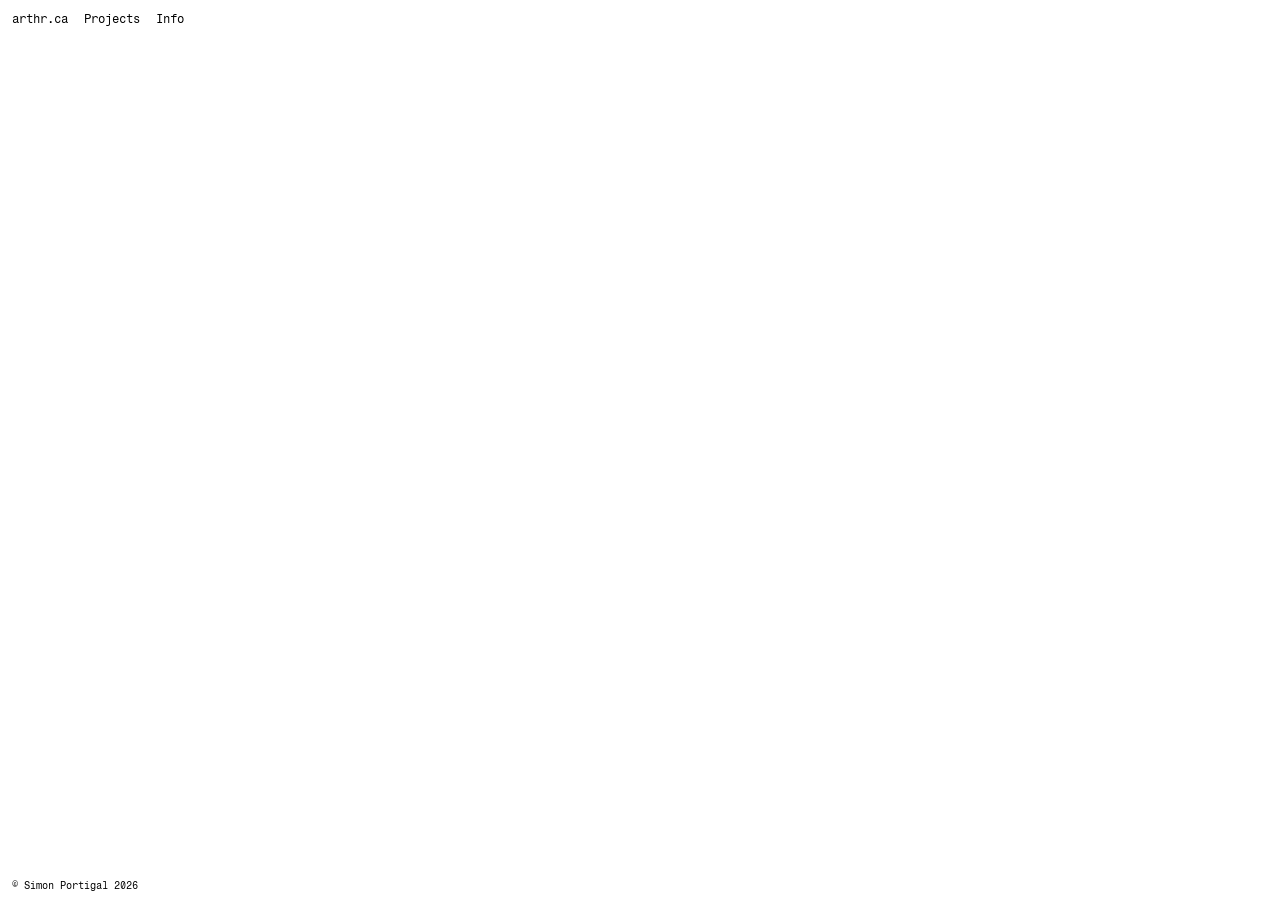
<file: index.html>
<!DOCTYPE html>
<html lang="en">
<head>
    <meta charset="UTF-8">
    <meta name="viewport" content="width=device-width, initial-scale=1.0">
    <title>arthr.ca</title>
    <meta name="description" content="(Arthur) Simon Portigal — web and graphic designer based in Montréal.">
    <link rel="preconnect" href="https://fonts.googleapis.com">
    <link rel="preconnect" href="https://fonts.gstatic.com" crossorigin>
    <link href="https://fonts.googleapis.com/css2?family=Fragment+Mono&display=swap" rel="stylesheet">
    <link rel="stylesheet" href="index.css?v=3">
</head>
<body>

    <div class="navbar">
        <a class="home" href="index.html">arthr.ca</a>
        <a href="projects.html">Projects</a>
        <a href="info.html">Info</a>
    </div>

    <p class="copyright">© Simon Portigal 2026</p>

</body>
</html>
</file>
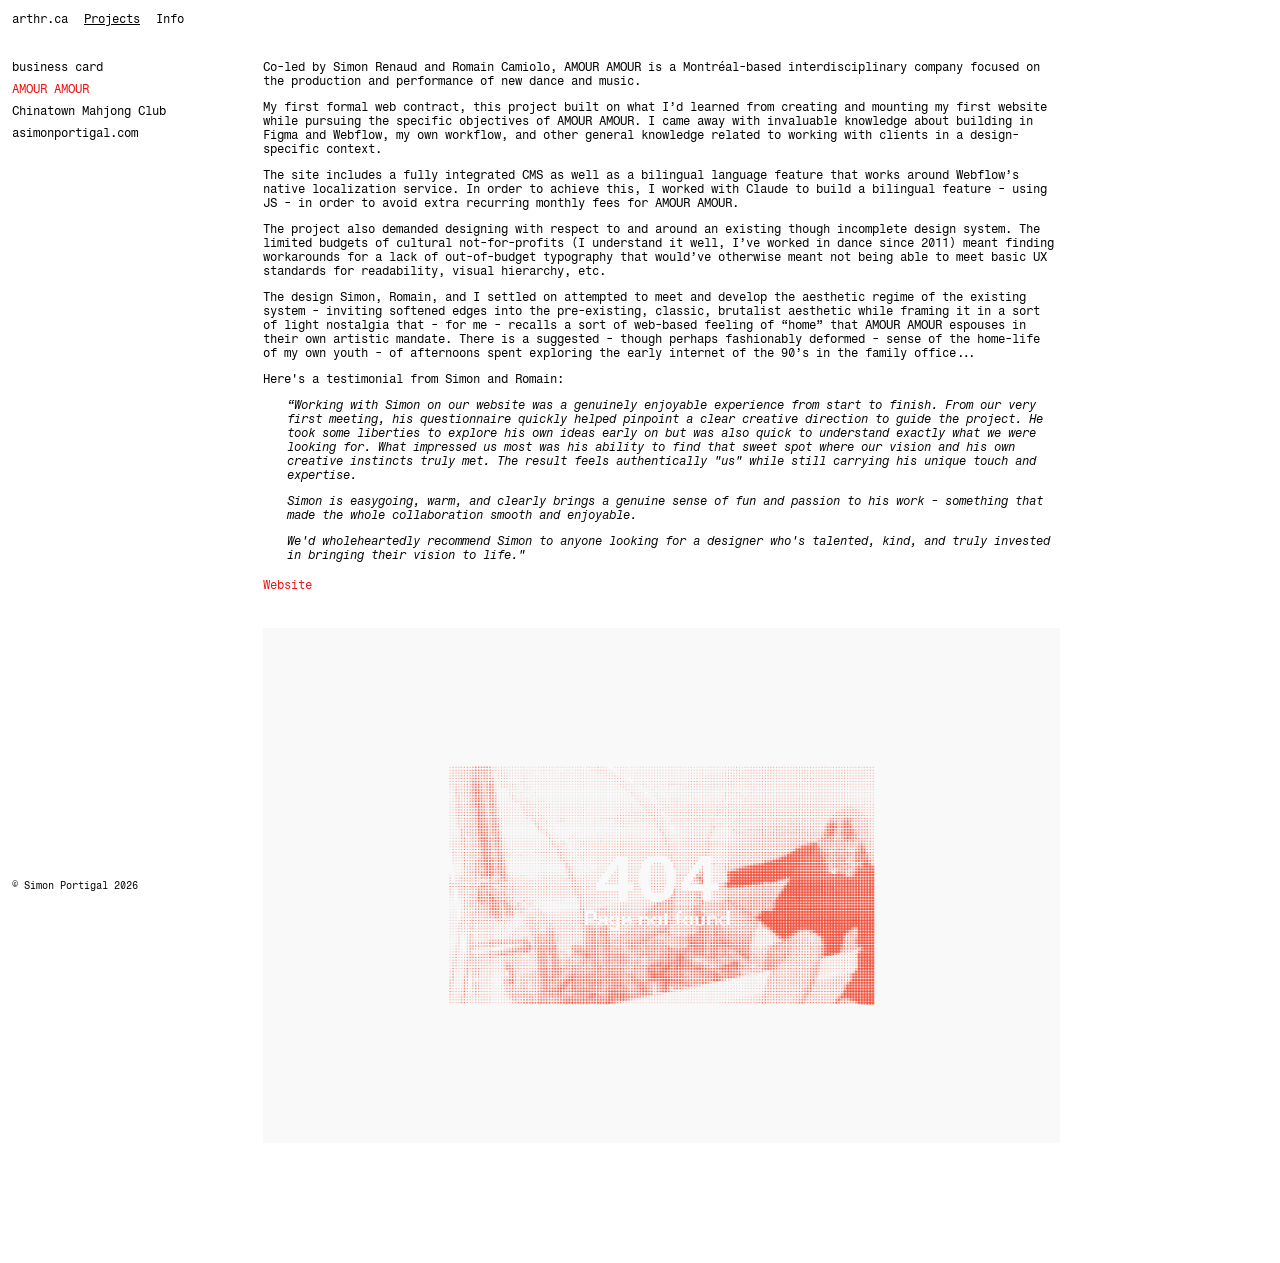
<file: amouramour.html>
<!DOCTYPE html>
<html lang="en">
<head>
    <meta charset="UTF-8">
    <meta name="viewport" content="width=device-width, initial-scale=1.0">
    <title>AMOUR AMOUR — arthr.ca</title>
    <meta name="description" content="Website design for AMOUR AMOUR, a Montréal-based interdisciplinary company focused on the production and performance of new dance and music.">
    <link rel="preconnect" href="https://fonts.googleapis.com">
    <link rel="preconnect" href="https://fonts.gstatic.com" crossorigin>
    <link href="https://fonts.googleapis.com/css2?family=Fragment+Mono&display=swap" rel="stylesheet">
    <link rel="stylesheet" href="index.css?v=3">
</head>
<body>

    <div class="navbar">
        <a class="home" href="index.html">arthr.ca</a>
        <a class="current" href="projects.html">Projects</a>
        <a href="info.html">Info</a>
    </div>

    <div class="project-list">
        <a href="businesscard.html">business card</a>
        <a class="current" href="amouramour.html">AMOUR AMOUR</a>
        <a href="mahjong.html">Chinatown Mahjong Club</a>
        <a href="choreo.html">asimonportigal.com</a>
    </div>

    <main>
        <div class="project-text">
            <div class="body-text">
                <p>Co-led by Simon Renaud and Romain Camiolo, AMOUR AMOUR is a Montréal-based interdisciplinary company focused on the production and performance of new dance and music.</p>
                <p>My first formal web contract, this project built on what I’d learned from creating and mounting my first website while pursuing the specific objectives of AMOUR AMOUR. I came away with invaluable knowledge about building in Figma and Webflow, my own workflow, and other general knowledge related to working with clients in a design-specific context.</p>
                <p>The site includes a fully integrated CMS as well as a bilingual language feature that works around Webflow’s native localization service. In order to achieve this, I worked with Claude to build a bilingual feature - using JS - in order to avoid extra recurring monthly fees for AMOUR AMOUR.</p>
                <p>The project also demanded designing with respect to and around an existing though incomplete design system. The limited budgets of cultural not-for-profits (I understand it well, I’ve worked in dance since 2011) meant finding workarounds for a lack of out-of-budget typography that would’ve otherwise meant not being able to meet basic UX standards for readability, visual hierarchy, etc.</p>
                <p>The design Simon, Romain, and I settled on attempted to meet and develop the aesthetic regime of the existing system - inviting softened edges into the pre-existing, classic, brutalist aesthetic while framing it in a sort of light nostalgia that - for me - recalls a sort of web-based feeling of “home” that AMOUR AMOUR espouses in their own artistic mandate. There is a suggested - though perhaps fashionably deformed - sense of the home-life of my own youth - of afternoons spent exploring the early internet of the 90’s in the family office...</p>
                <p>Here's a testimonial from Simon and Romain:</p>
                <p class="testimonial">“Working with Simon on our website was a genuinely enjoyable experience from start to finish. From our very first meeting, his questionnaire quickly helped pinpoint a clear creative direction to guide the project. He took some liberties to explore his own ideas early on but was also quick to understand exactly what we were looking for. What impressed us most was his ability to find that sweet spot where our vision and his own creative instincts truly met. The result feels authentically "us" while still carrying his unique touch and expertise.</p>
                <p class="testimonial">Simon is easygoing, warm, and clearly brings a genuine sense of fun and passion to his work - something that made the whole collaboration smooth and enjoyable.</p>
                <p class="testimonial">We'd wholeheartedly recommend Simon to anyone looking for a designer who's talented, kind, and truly invested in bringing their vision to life."</p>
            </div>
            <a class="external" href="https://www.amouramour.ca/" target="_blank" rel="noopener">Website</a>
        </div>

        <img class="site-screenshot" src="Images/MacBook Pro 16_ - 1.png" alt="The AMOUR AMOUR website shown on a laptop">
    </main>

    <p class="copyright">© Simon Portigal 2026</p>

</body>
</html>
</file>
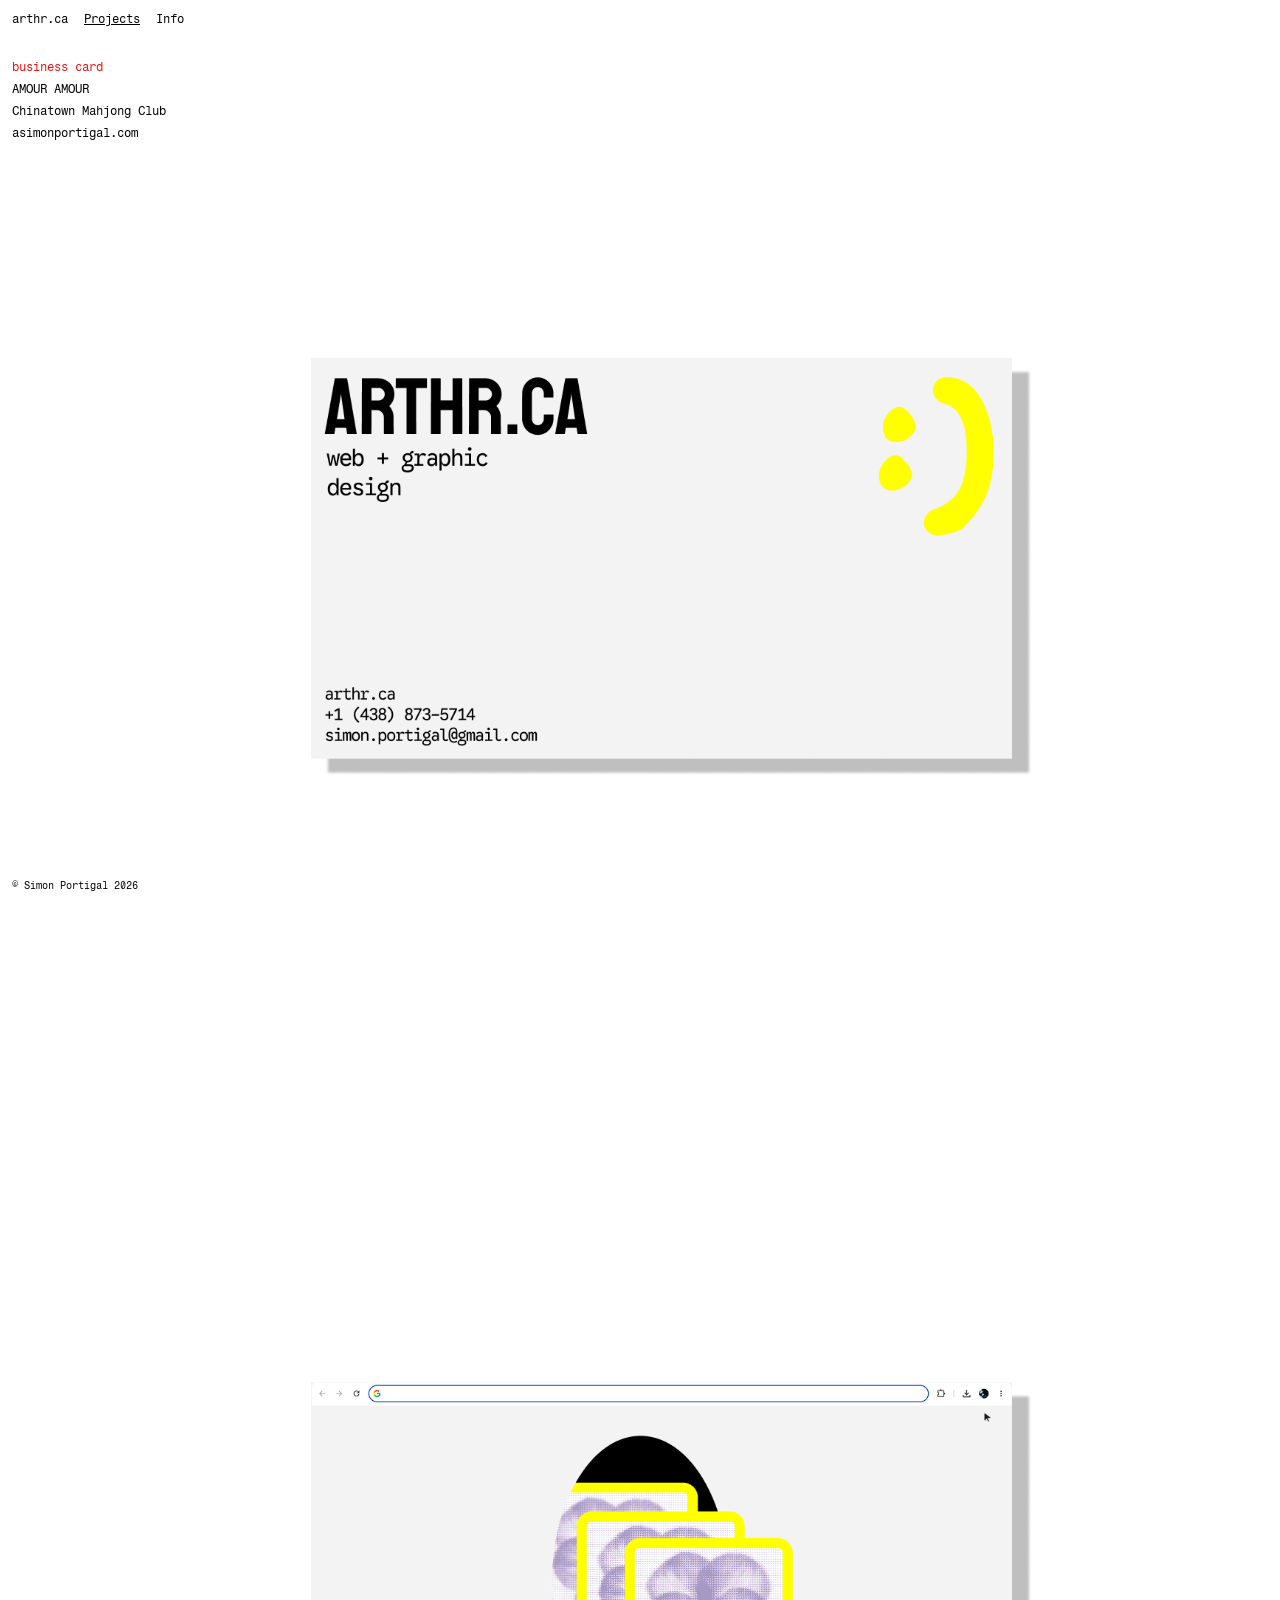
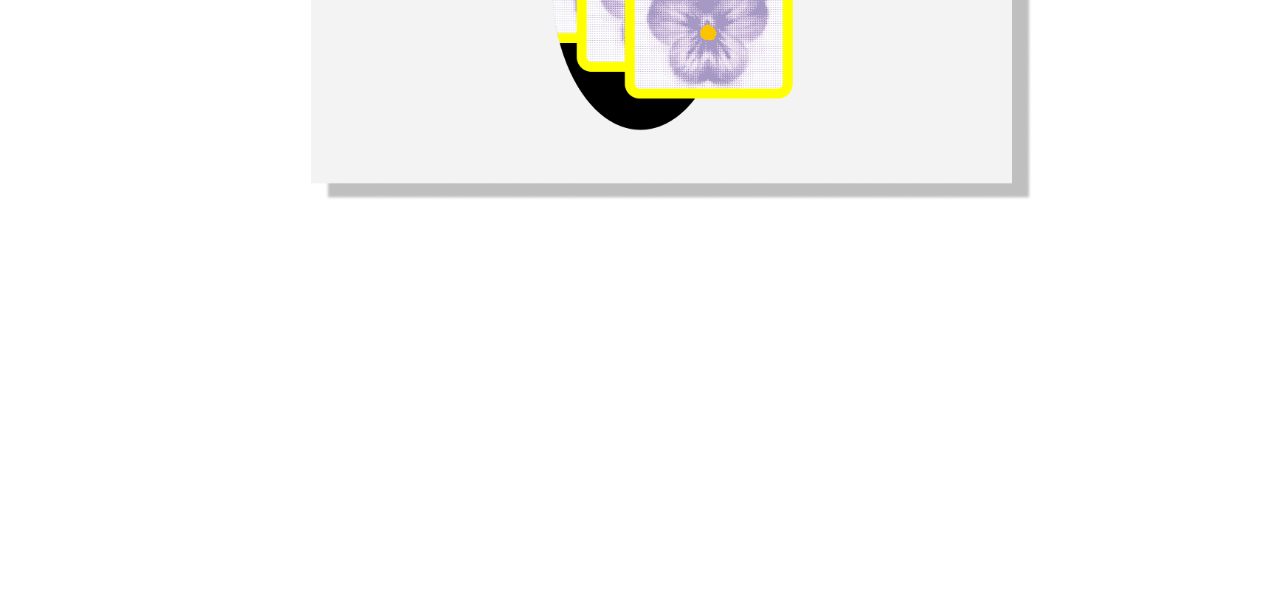
<file: businesscard.html>
<!DOCTYPE html>
<html lang="en">
<head>
    <meta charset="UTF-8">
    <meta name="viewport" content="width=device-width, initial-scale=1.0">
    <title>Business Card — arthr.ca</title>
    <meta name="description" content="Business card design by (Arthur) Simon Portigal.">
    <link rel="preconnect" href="https://fonts.googleapis.com">
    <link rel="preconnect" href="https://fonts.gstatic.com" crossorigin>
    <link href="https://fonts.googleapis.com/css2?family=Fragment+Mono&display=swap" rel="stylesheet">
    <link rel="stylesheet" href="index.css?v=3">
</head>
<body>

    <div class="navbar">
        <a class="home" href="index.html">arthr.ca</a>
        <a class="current" href="projects.html">Projects</a>
        <a href="info.html">Info</a>
    </div>

    <div class="project-list">
        <a class="current" href="businesscard.html">business card</a>
        <a href="amouramour.html">AMOUR AMOUR</a>
        <a href="mahjong.html">Chinatown Mahjong Club</a>
        <a href="choreo.html">asimonportigal.com</a>
    </div>

    <main>
        <div class="gallery gallery--stacked">
            <img src="Images/arthrbusiness-sideA.png" alt="Business card design — Side A">
            <img src="Images/arthrbusiness-sideB.png" alt="Business card design — Side B">
        </div>
    </main>

    <p class="copyright">© Simon Portigal 2026</p>

</body>
</html>
</file>
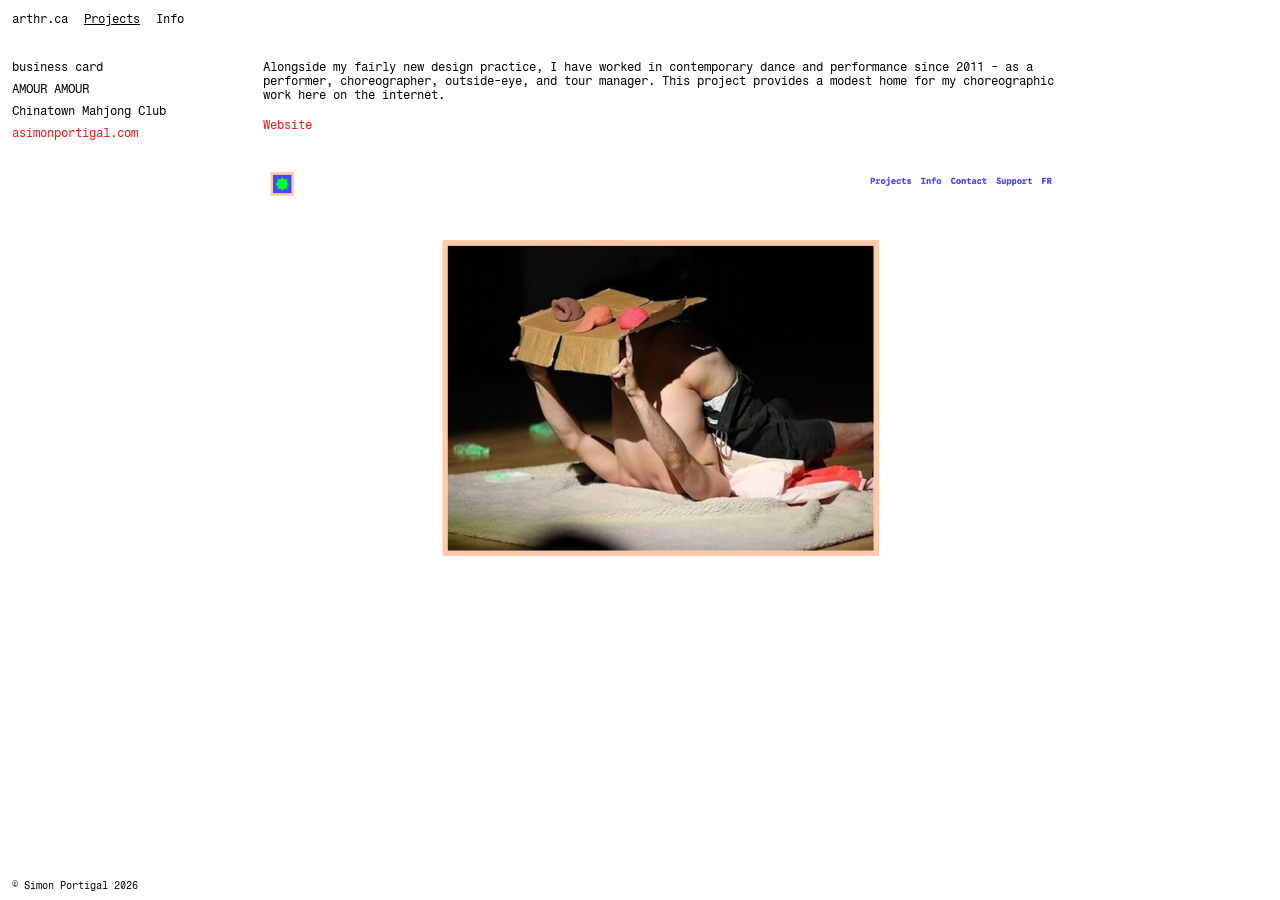
<file: choreo.html>
<!DOCTYPE html>
<html lang="en">
<head>
    <meta charset="UTF-8">
    <meta name="viewport" content="width=device-width, initial-scale=1.0">
    <title>asimonportigal.com — arthr.ca</title>
    <meta name="description" content="asimonportigal.com — a home on the internet for Simon Portigal's choreographic work.">
    <link rel="preconnect" href="https://fonts.googleapis.com">
    <link rel="preconnect" href="https://fonts.gstatic.com" crossorigin>
    <link href="https://fonts.googleapis.com/css2?family=Fragment+Mono&display=swap" rel="stylesheet">
    <link rel="stylesheet" href="index.css?v=3">
</head>
<body>

    <div class="navbar">
        <a class="home" href="index.html">arthr.ca</a>
        <a class="current" href="projects.html">Projects</a>
        <a href="info.html">Info</a>
    </div>

    <div class="project-list">
        <a href="businesscard.html">business card</a>
        <a href="amouramour.html">AMOUR AMOUR</a>
        <a href="mahjong.html">Chinatown Mahjong Club</a>
        <a class="current" href="choreo.html">asimonportigal.com</a>
    </div>

    <main>
        <div class="project-text">
            <div class="body-text">
                <p>Alongside my fairly new design practice, I have worked in contemporary dance and performance since 2011 - as a performer, choreographer, outside-eye, and tour manager. This project provides a modest home for my choreographic work here on the internet.</p>
            </div>
            <a class="external" href="https://asimonportigal.com" target="_blank" rel="noopener">Website</a>
        </div>

        <img class="site-screenshot" src="Images/asimonportigal.png" alt="Screenshot of asimonportigal.com">
    </main>

    <p class="copyright">© Simon Portigal 2026</p>

</body>
</html>
</file>
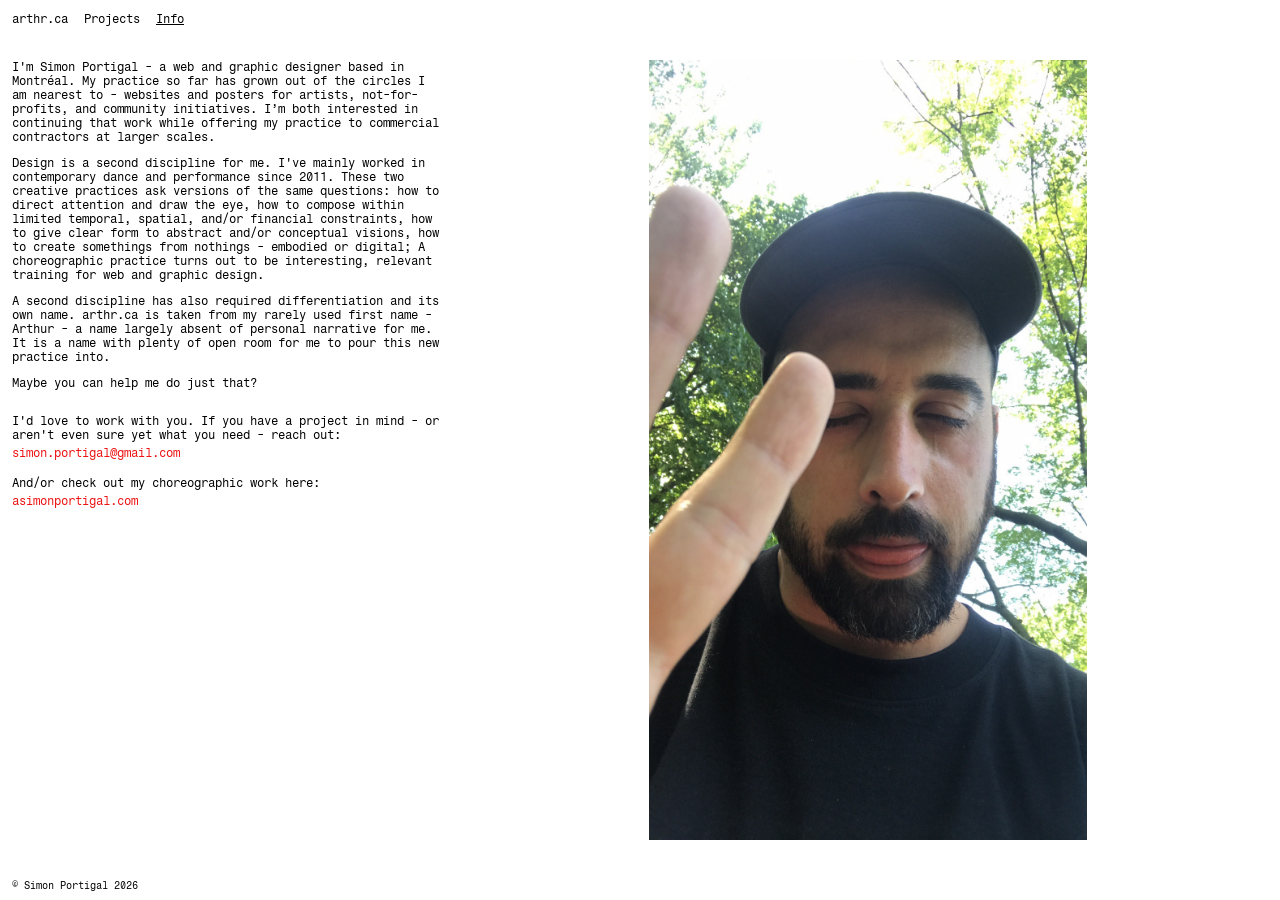
<file: info.html>
<!DOCTYPE html>
<html lang="en">
<head>
    <meta charset="UTF-8">
    <meta name="viewport" content="width=device-width, initial-scale=1.0">
    <title>Info — arthr.ca</title>
    <meta name="description" content="(Arthur) Simon Portigal — web and graphic designer based in Montréal.">
    <link rel="preconnect" href="https://fonts.googleapis.com">
    <link rel="preconnect" href="https://fonts.gstatic.com" crossorigin>
    <link href="https://fonts.googleapis.com/css2?family=Fragment+Mono&display=swap" rel="stylesheet">
    <link rel="stylesheet" href="index.css?v=3">
</head>
<body>

    <div class="navbar">
        <a class="home" href="index.html">arthr.ca</a>
        <a href="projects.html">Projects</a>
        <a class="current" href="info.html">Info</a>
    </div>

    <div class="info-layout">
        <div class="info-text">
            <div class="bio">
                <p>I'm Simon Portigal - a web and graphic designer based in Montréal. My practice so far has grown out of the circles I am nearest to - websites and posters for artists, not-for-profits, and community initiatives. I’m both interested in continuing that work while offering my practice to commercial contractors at larger scales.</p>
                <p>Design is a second discipline for me. I've mainly worked in contemporary dance and performance since 2011. These two creative practices ask versions of the same questions: how to direct attention and draw the eye, how to compose within limited temporal, spatial, and/or financial constraints, how to give clear form to abstract and/or conceptual visions, how to create somethings from nothings - embodied or digital; A choreographic practice turns out to be interesting, relevant training for web and graphic design.</p>
                <p>A second discipline has also required differentiation and its own name. arthr.ca is taken from my rarely used first name - Arthur - a name largely absent of personal narrative for me. It is a name with plenty of open room for me to pour this new practice into.</p>
                <p>Maybe you can help me do just that?</p>
            </div>

            <div class="info-contact">
                <div class="contact-pair">
                    <p>I'd love to work with you. If you have a project in mind - or aren't even sure yet what you need - reach out:</p>
                    <a class="external" href="mailto:simon.portigal@gmail.com">simon.portigal@gmail.com</a>
                </div>
                <div class="contact-pair">
                    <p>And/or check out my choreographic work here:</p>
                    <a class="external" href="https://asimonportigal.com" target="_blank" rel="noopener">asimonportigal.com</a>
                </div>
            </div>
        </div>

        <div class="info-photo">
            <img src="Images/simon.jpg" alt="Simon Portigal under trees, hand raised toward the camera">
        </div>
    </div>

    <p class="copyright">© Simon Portigal 2026</p>

</body>
</html>
</file>
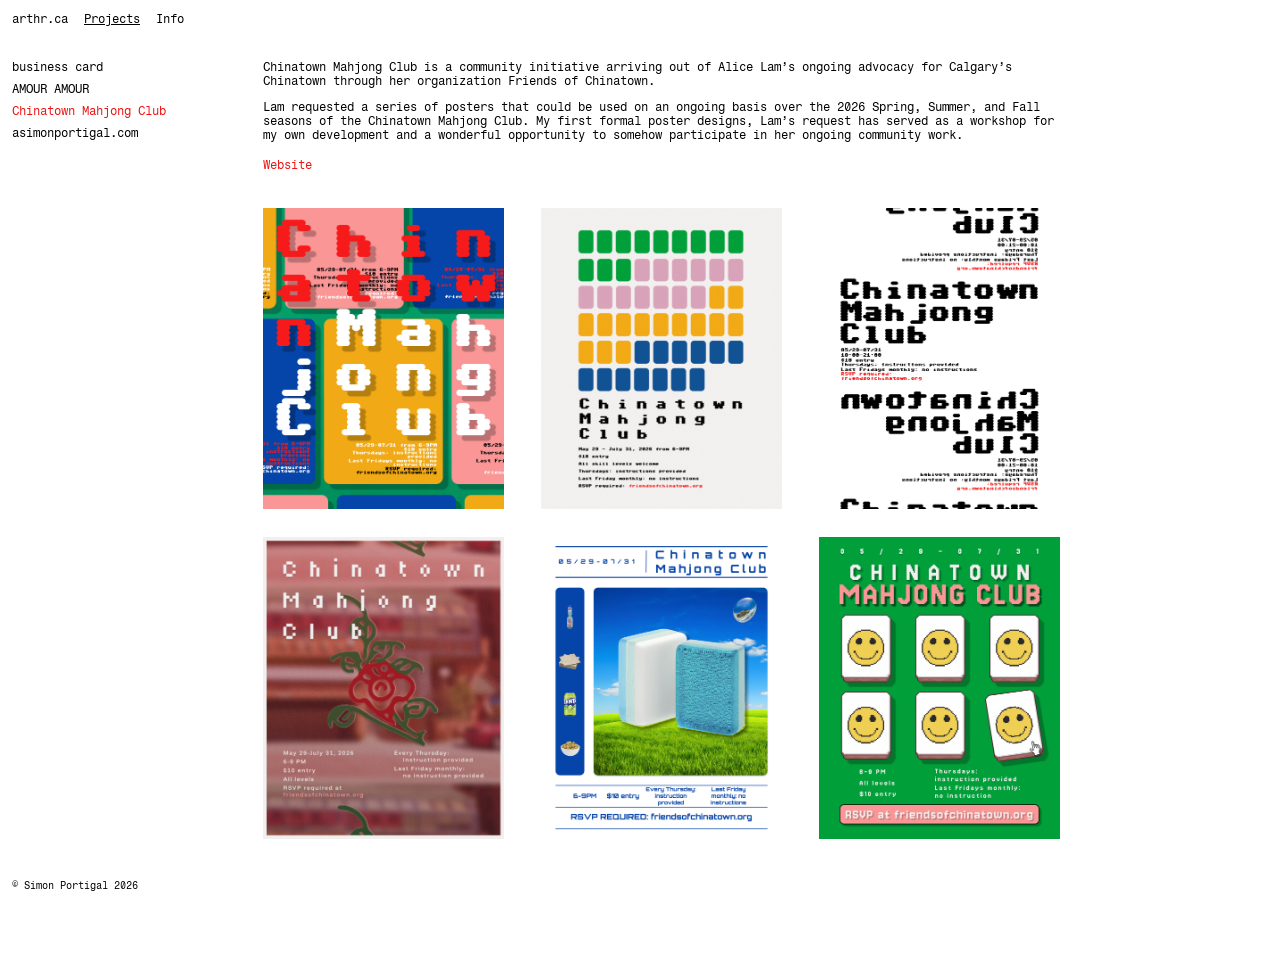
<file: mahjong.html>
<!DOCTYPE html>
<html lang="en">
<head>
    <meta charset="UTF-8">
    <meta name="viewport" content="width=device-width, initial-scale=1.0">
    <title>Chinatown Mahjong Club — arthr.ca</title>
    <meta name="description" content="Poster series for the Chinatown Mahjong Club, a community initiative of Friends of Chinatown, Calgary.">
    <link rel="preconnect" href="https://fonts.googleapis.com">
    <link rel="preconnect" href="https://fonts.gstatic.com" crossorigin>
    <link href="https://fonts.googleapis.com/css2?family=Fragment+Mono&display=swap" rel="stylesheet">
    <link rel="stylesheet" href="index.css?v=3">
</head>
<body>

    <div class="navbar">
        <a class="home" href="index.html">arthr.ca</a>
        <a class="current" href="projects.html">Projects</a>
        <a href="info.html">Info</a>
    </div>

    <div class="project-list">
        <a href="businesscard.html">business card</a>
        <a href="amouramour.html">AMOUR AMOUR</a>
        <a class="current" href="mahjong.html">Chinatown Mahjong Club</a>
        <a href="choreo.html">asimonportigal.com</a>
    </div>

    <main>
        <div class="project-text">
            <div class="body-text">
                <p>Chinatown Mahjong Club is a community initiative arriving out of Alice Lam’s ongoing advocacy for Calgary’s Chinatown through her organization Friends of Chinatown.</p>
                <p>Lam requested a series of posters that could be used on an ongoing basis over the 2026 Spring, Summer, and Fall seasons of the Chinatown Mahjong Club. My first formal poster designs, Lam’s request has served as a workshop for my own development and a wonderful opportunity to somehow participate in her ongoing community work.</p>
            </div>
            <a class="external" href="https://friendsofchinatown.org/" target="_blank" rel="noopener">Website</a><!-- TODO: add Friends of Chinatown / Mahjong Club URL -->
        </div>

        <div class="gallery">
            <img src="Images/mahjong - 1.png" alt="Chinatown Mahjong Club poster — pixel type on colourful collage">
            <img src="Images/mahjong - 2.png" alt="Chinatown Mahjong Club poster — tile grid">
            <img src="Images/mahjong - 3.png" alt="Chinatown Mahjong Club poster — mirrored black and white type">
            <img src="Images/mahjong - 4.png" alt="Chinatown Mahjong Club poster — flower tile">
            <img src="Images/mahjong - 5.png" alt="Chinatown Mahjong Club poster — mahjong tiles in a field">
            <img src="Images/mahjong - 6.png" alt="Chinatown Mahjong Club poster — smiley tiles on green">
        </div>
    </main>

    <p class="copyright">© Simon Portigal 2026</p>

</body>
</html>
</file>
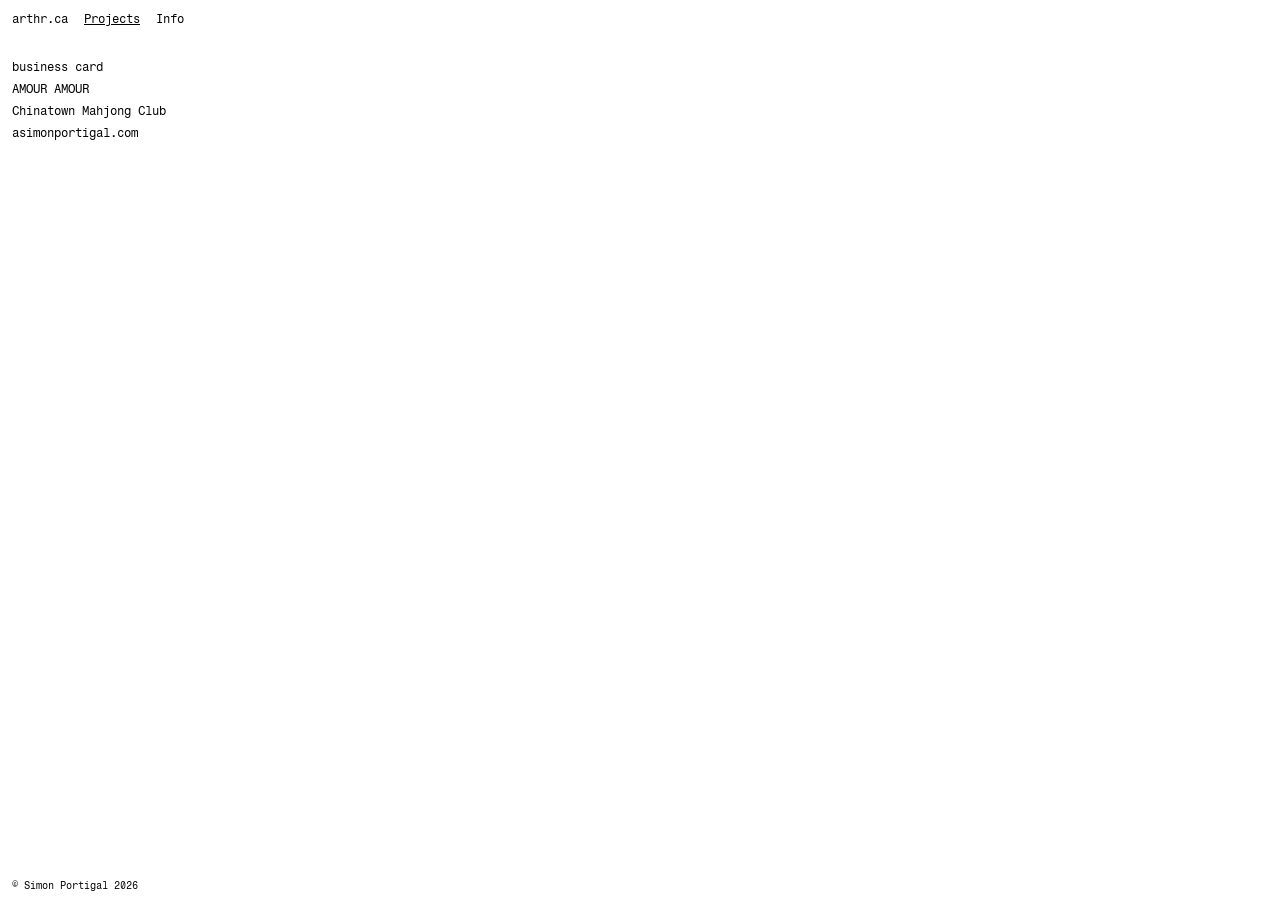
<file: projects.html>
<!DOCTYPE html>
<html lang="en">
<head>
    <meta charset="UTF-8">
    <meta name="viewport" content="width=device-width, initial-scale=1.0">
    <title>Projects — arthr.ca</title>
    <meta name="description" content="Projects by (Arthur) Simon Portigal — web and graphic designer based in Montréal.">
    <link rel="preconnect" href="https://fonts.googleapis.com">
    <link rel="preconnect" href="https://fonts.gstatic.com" crossorigin>
    <link href="https://fonts.googleapis.com/css2?family=Fragment+Mono&display=swap" rel="stylesheet">
    <link rel="stylesheet" href="index.css?v=3">
</head>
<body>

    <div class="navbar">
        <a class="home" href="index.html">arthr.ca</a>
        <a class="current" href="projects.html">Projects</a>
        <a href="info.html">Info</a>
    </div>

    <div class="project-list">
        <a href="businesscard.html">business card</a>
        <a href="amouramour.html">AMOUR AMOUR</a>
        <a href="mahjong.html">Chinatown Mahjong Club</a>
        <a href="choreo.html">asimonportigal.com</a>
    </div>

    <p class="copyright">© Simon Portigal 2026</p>

</body>
</html>
</file>
<file: index.css>
/* arthr.ca — built from Figma file "Untitled" (7gu0FDnXoitHRaQCsVgPVt) */

:root {
    --red: #ed1212;
    --black: #000000;
    --white: #ffffff;
    --sidebar-left: 12px;
    --list-width: 239px;
    /* content column starts 1em after the project-list column */
    --content-left: calc(var(--sidebar-left) + var(--list-width) + 1em);
    --content-width: 823px;
}

* {
    box-sizing: border-box;
}

html {
    height: 100%;
}

body {
    margin: 0;
    min-height: 100%;
    background: var(--white);
    color: var(--black);
    font-family: "Fragment Mono", monospace;
    font-size: 12px;
    font-weight: 400;
    line-height: normal;
    word-break: break-word;
}

a {
    color: inherit;
    text-decoration: none;
}

a:hover {
    color: var(--red);
}

p {
    margin: 0;
}

/* ---------- Nav ---------- */

.navbar {
    position: fixed;
    top: 12px;
    left: var(--sidebar-left);
    display: flex;
    gap: 16px;
    z-index: 10;
    background: var(--white);
}

.navbar a.current {
    text-decoration: underline;
}

/* ---------- Project list (left column) ---------- */

.project-list {
    position: fixed;
    top: 60px;
    left: var(--sidebar-left);
    display: flex;
    flex-direction: column;
    gap: 8px;
    width: var(--list-width);
}

.project-list a.current {
    color: var(--red);
}

/* ---------- Main content column ---------- */

main {
    margin-left: var(--content-left);
    max-width: var(--content-width);
    padding: 60px 26px 120px 0;
}

.project-text {
    display: flex;
    flex-direction: column;
    gap: 16px;
}

.project-text .body-text p + p {
    margin-top: 1em;
}

.project-text .body-text .testimonial {
    margin-left: 2em;
    font-style: italic;
}

a.external {
    color: var(--red);
}

a.external:hover {
    text-decoration: underline;
}

/* ---------- Gallery ---------- */

.gallery {
    display: grid;
    grid-template-columns: repeat(3, 1fr);
    column-gap: 37px;
    row-gap: 28px;
    margin-top: 36px;
}

.gallery img {
    display: block;
    width: 100%;
    height: auto;
}

.gallery--stacked {
    grid-template-columns: 1fr;
    margin-top: 0;
}

.site-screenshot {
    display: block;
    width: 100%;
    height: auto;
    margin-top: 36px;
}

/* ---------- Info page ---------- */

/* Fixed left text column, like the project-list on case study pages.
   Only the photo column is in the page flow, so it is the only thing that scrolls. */

.info-text {
    position: fixed;
    top: 60px;
    left: var(--sidebar-left);
    width: 432px;
}

.info-text .bio p + p {
    margin-top: 1em;
}

.info-contact {
    margin-top: 2em; /* double the inter-paragraph spacing */
    display: flex;
    flex-direction: column;
    gap: 16px;
}

.info-contact .contact-pair {
    display: flex;
    flex-direction: column;
    gap: 4px;
}

.info-photo {
    margin-left: calc(var(--sidebar-left) + 432px + 1em);
    display: flex;
    justify-content: center;
    padding: 60px 26px;
}

.info-photo img {
    display: block;
    width: auto;
    max-width: 100%;
    /* fit within the viewport: 100vh minus top and bottom padding */
    max-height: calc(100vh - 120px);
}

/* ---------- Copyright ---------- */

.copyright {
    position: fixed;
    bottom: 8px;
    left: var(--sidebar-left);
    font-size: 10px;
    background: var(--white);
    z-index: 10;
}

/* ---------- Responsive ---------- */

@media (max-width: 800px) {
    .navbar {
        position: static;
        padding: 12px 0 0 var(--sidebar-left);
    }

    .project-list {
        position: static;
        padding: 32px 0 0 var(--sidebar-left);
        width: auto;
    }

    main {
        margin-left: var(--sidebar-left);
        padding: 32px 26px 120px 0;
        max-width: none;
    }

    .info-text {
        position: static;
        width: auto;
        max-width: 432px;
        padding: 32px 0 0 var(--sidebar-left);
    }

    .info-photo {
        margin-left: 0;
        justify-content: center;
        padding: 32px 26px 120px 26px;
    }

    .gallery {
        grid-template-columns: 1fr;
    }
}
</file>
